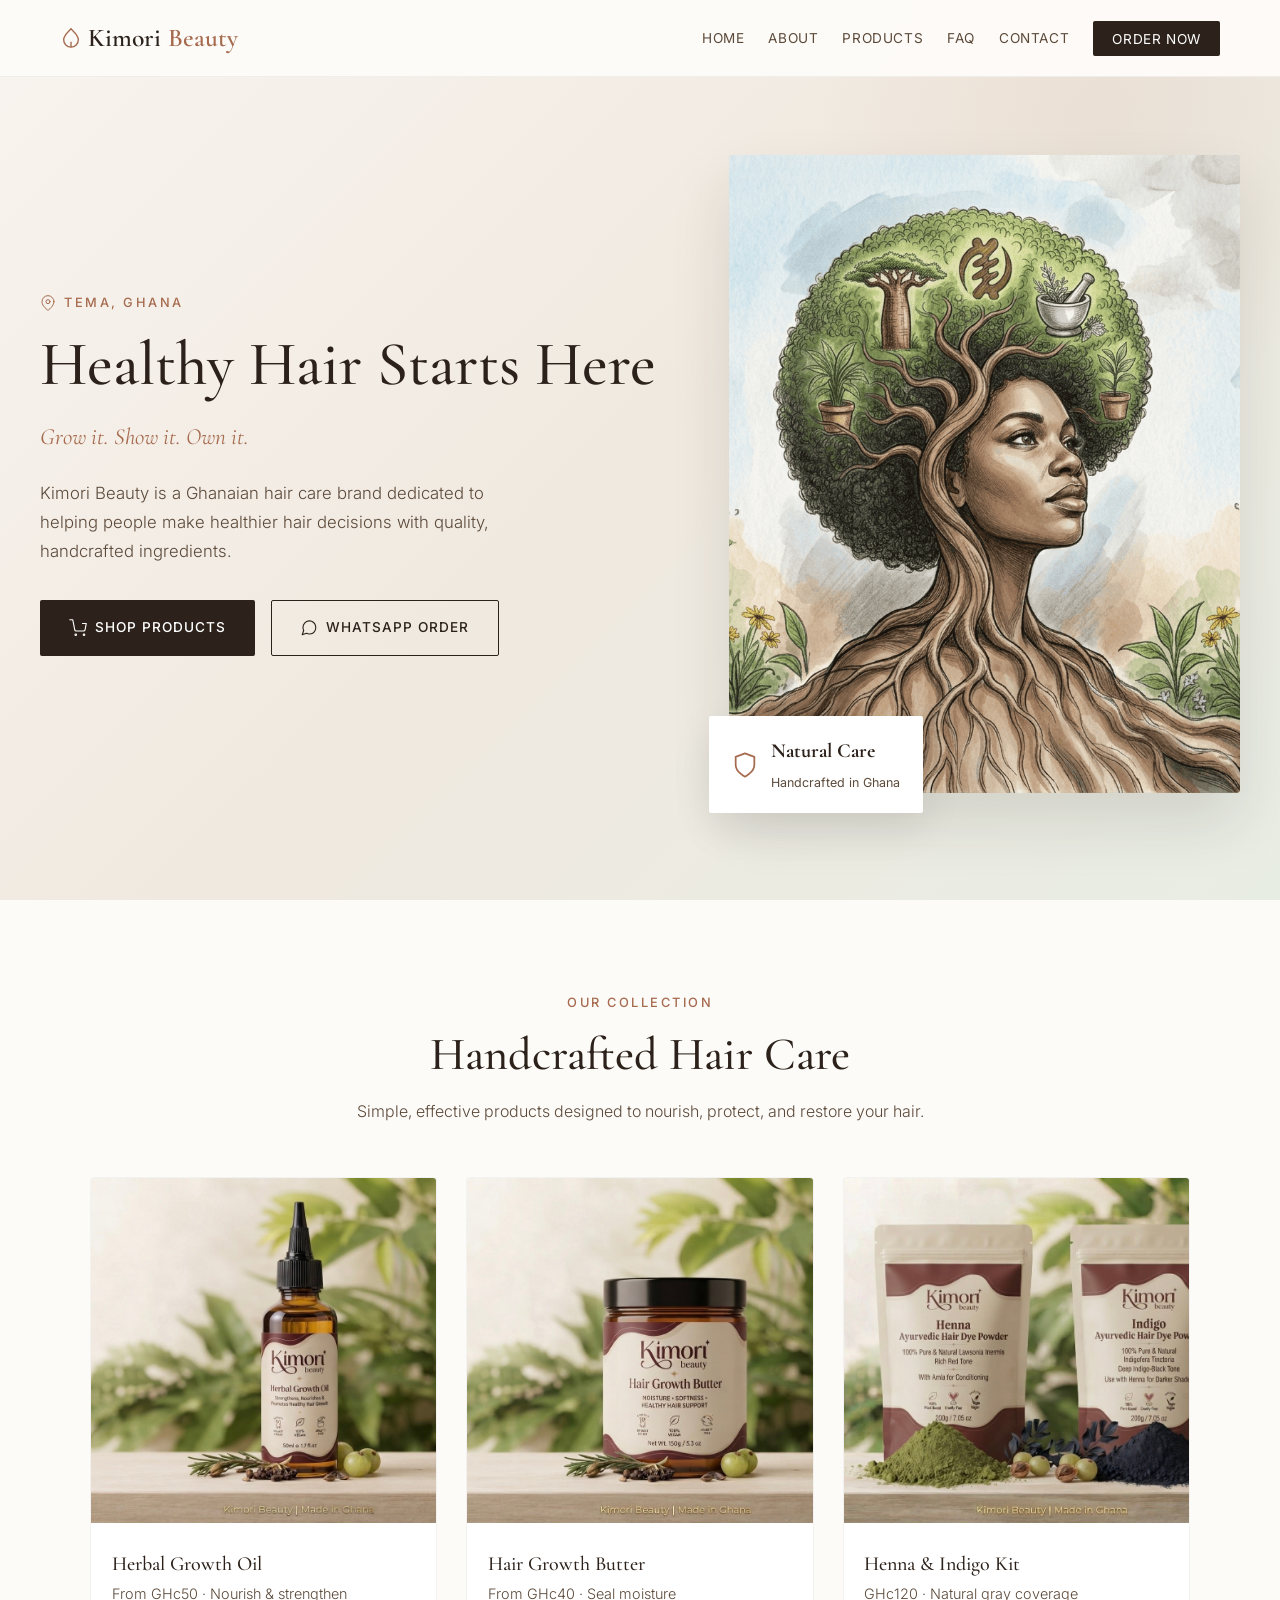
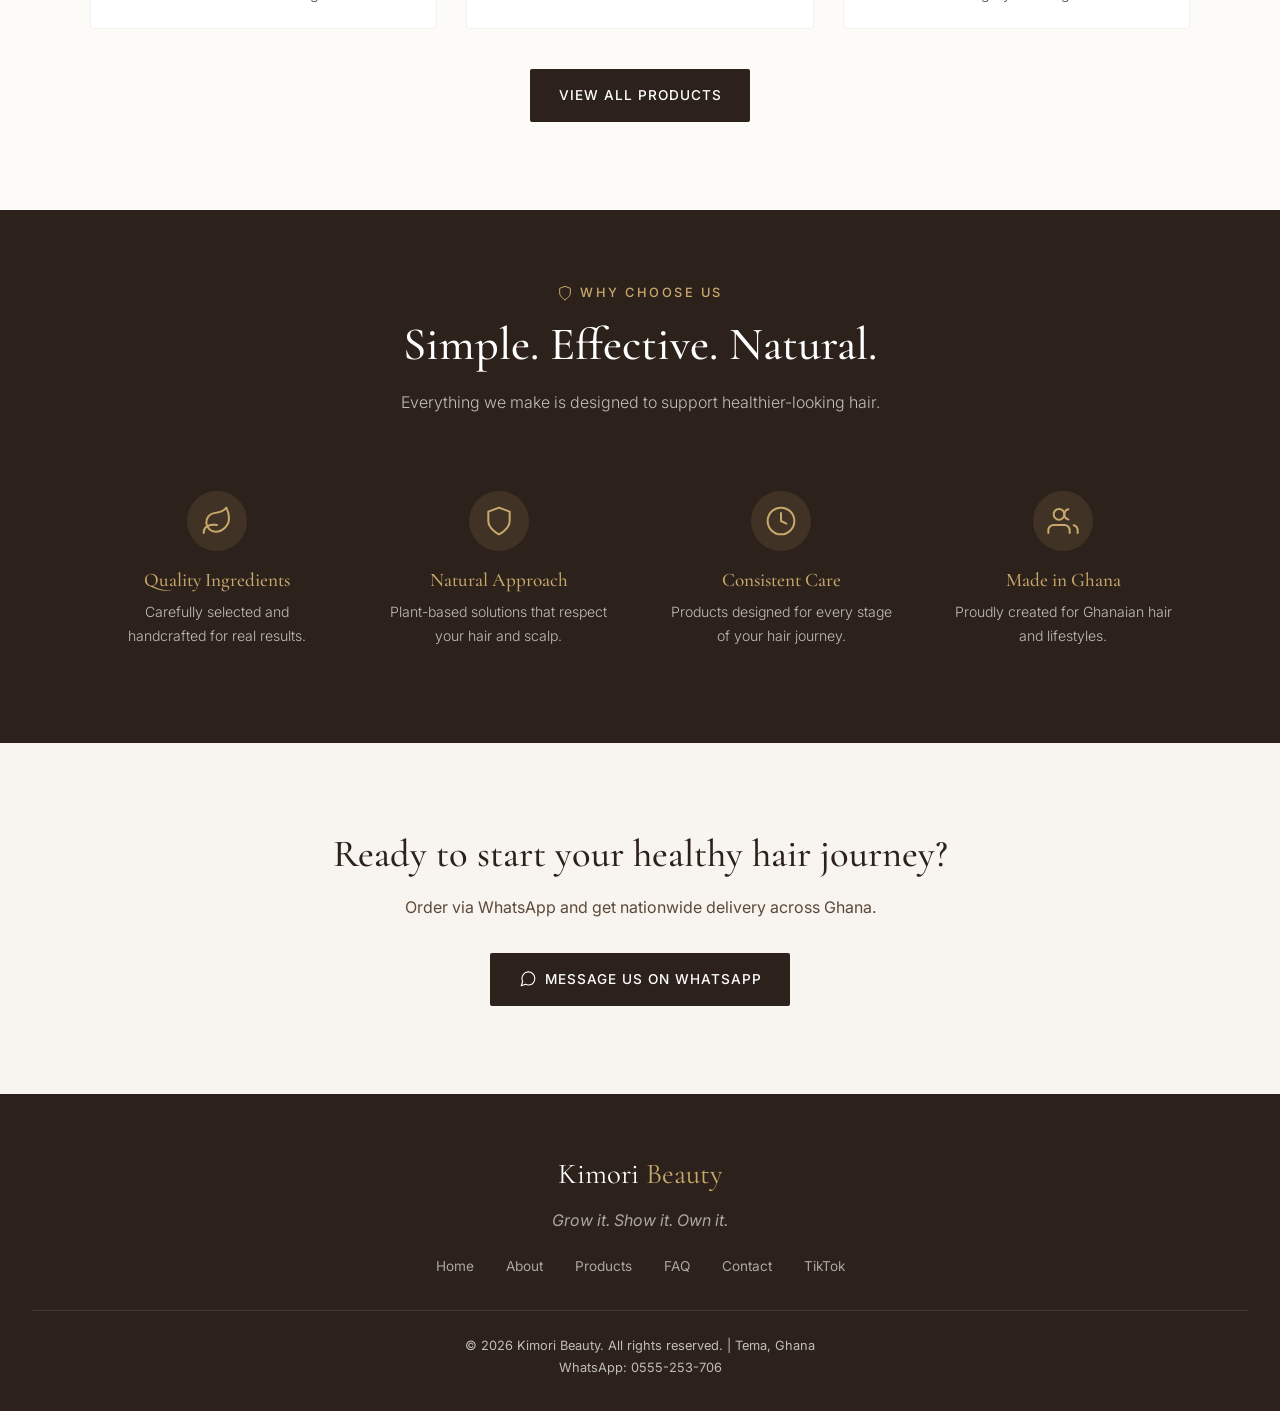
<file: index.html>
<!DOCTYPE html>
<html lang="en">
<head>
  <meta charset="UTF-8">
  <meta name="viewport" content="width=device-width, initial-scale=1.0">
  <title>Kimori Beauty | Natural Hair Care | Tema, Ghana</title>
  <meta name="description" content="Kimori Beauty – Ghanaian natural hair care. Herbal growth oil, hair butter, black soap shampoo, and Henna & Indigo gray coverage kit. Grow it. Show it. Own it.">
  <link rel="preconnect" href="https://fonts.googleapis.com">
  <link rel="preconnect" href="https://fonts.gstatic.com" crossorigin>
  <link href="https://fonts.googleapis.com/css2?family=Cormorant+Garamond:ital,wght@0,400;0,500;0,600;0,700;1,400&family=Inter:wght@300;400;500;600&display=swap" rel="stylesheet">
  <link rel="stylesheet" href="styles.css">
</head>
<body>

 <nav id="navbar">
  <div class="nav-container">
    <a href="index.html" class="logo">
      <svg width="22" height="22" viewBox="0 0 24 24" fill="none" stroke="#a66a4e" stroke-width="1.5"><path d="M12 2C8 6 4 9 4 14a8 8 0 0 0 16 0c0-5-4-8-8-12z"/><path d="M12 22v-6"/></svg>
      Kimori <span>Beauty</span>
    </a>

    <button type="button" class="mobile-toggle" id="mobileToggle" aria-label="Menu">
      <span></span>
      <span></span>
      <span></span>
    </button>

    <ul class="nav-links" id="navLinks">
      <li><a href="index.html">Home</a></li>
      <li><a href="about.html">About</a></li>
      <li><a href="products.html">Products</a></li>
      <li><a href="faq.html">FAQ</a></li>
      <li><a href="contact.html">Contact</a></li>
      <li><a href="contact.html" class="nav-cta">Order Now</a></li>
    </ul>
  </div>
</nav>

  <!-- Hero -->
  <section class="hero">
    <div class="hero-content">
      <div class="hero-text">
        <div class="eyebrow">
          <svg class="icon" style="width:16px;height:16px" viewBox="0 0 24 24"><path d="M21 10c0 7-9 13-9 13s-9-6-9-13a9 9 0 0 1 18 0z"/><circle cx="12" cy="10" r="3"/></svg>
          Tema, Ghana
        </div>
        <h1>Healthy Hair Starts Here</h1>
        <div class="tagline">Grow it. Show it. Own it.</div>
        <p>Kimori Beauty is a Ghanaian hair care brand dedicated to helping people make healthier hair decisions with quality, handcrafted ingredients.</p>
        <div class="hero-btns">
          <a href="products.html" class="btn btn-primary">
            <svg class="icon" style="width:18px;height:18px" viewBox="0 0 24 24"><circle cx="9" cy="21" r="1"/><circle cx="20" cy="21" r="1"/><path d="M1 1h4l2.68 13.39a2 2 0 0 0 2 1.61h9.72a2 2 0 0 0 2-1.61L23 6h-5"/></svg>
            Shop Products
          </a>
          <a href="https://wa.me/233555253706" class="btn btn-secondary" target="_blank">
            <svg class="icon" style="width:18px;height:18px" viewBox="0 0 24 24"><path d="M21 11.5a8.38 8.38 0 0 1-.9 3.8 8.5 8.5 0 0 1-7.6 4.7 8.38 8.38 0 0 1-3.8-.9L3 21l1.9-5.7a8.38 8.38 0 0 1-.9-3.8 8.5 8.5 0 0 1 17-1z"/></svg>
            WhatsApp Order
          </a>
        </div>
      </div>
      <div class="hero-image">
        <div class="hero-image-inner">
          <img src="IMG_3694.png" alt="Product line up">
        </div>
        <div class="hero-badge">
          <svg class="icon icon-lg" style="color:var(--terracotta)" viewBox="0 0 24 24"><path d="M12 22s8-4 8-10V5l-8-3-8 3v7c0 6 8 10 8 10z"/></svg>
          <div>
            <strong>Natural Care</strong>
            <span>Handcrafted in Ghana</span>
          </div>
        </div>
      </div>
    </div>
  </section>

  <!-- Featured Products Teaser -->
  <section>
    <div class="container">
      <div class="section-header">
        <div class="eyebrow">Our Collection</div>
        <h2>Handcrafted Hair Care</h2>
        <p>Simple, effective products designed to nourish, protect, and restore your hair.</p>
      </div>
      <div class="featured-grid">
        <a href="products.html" class="featured-card">
          <img src="Hair oil.JPG" alt="Herbal Growth Oil">
          <div class="info">
            <h3>Herbal Growth Oil</h3>
            <p>From GHc50 · Nourish & strengthen</p>
          </div>
        </a>
        <a href="products.html" class="featured-card">
          <img src="Shea .JPG" alt="Hair Growth Butter">
          <div class="info">
            <h3>Hair Growth Butter</h3>
            <p>From GHc40 · Seal moisture</p>
          </div>
        </a>
        <a href="products.html" class="featured-card">
          <img src="Henna and Indigo.JPG" alt="Henna & Indigo Kit">
          <div class="info">
            <h3>Henna & Indigo Kit</h3>
            <p>GHc120 · Natural gray coverage</p>
          </div>
        </a>
      </div>
      <div style="text-align:center;margin-top:2.5rem;">
        <a href="products.html" class="btn btn-primary">View All Products</a>
      </div>
    </div>
  </section>

  <!-- Why Kimori -->
  <section class="benefits-strip">
    <div class="container">
      <div class="section-header">
        <div class="eyebrow">
          <svg class="icon" style="width:16px;height:16px;color:var(--gold)" viewBox="0 0 24 24"><path d="M12 22s8-4 8-10V5l-8-3-8 3v7c0 6 8 10 8 10z"/></svg>
          Why Choose Us
        </div>
        <h2>Simple. Effective. Natural.</h2>
        <p>Everything we make is designed to support healthier-looking hair.</p>
      </div>
      <div class="benefits-grid">
        <div class="benefit-card">
          <div class="benefit-icon">
            <svg class="icon icon-xl" viewBox="0 0 24 24"><path d="M11 20A7 7 0 0 1 9.8 6.1C15.5 5 17 4.48 19 2c1 2 2 4.18 2 8 0 5.5-4.78 10-10 10z"/><path d="M2 21c0-3 1.85-5.36 5.08-6C9.5 14.52 12 15 12 15"/></svg>
            </div>
            <h3>Quality Ingredients</h3>
            <p>Carefully selected and handcrafted for real results.</p>
          </div>
        <div class="benefit-card">
          <div class="benefit-icon">
            <svg class="icon icon-xl" viewBox="0 0 24 24"><path d="M12 22s8-4 8-10V5l-8-3-8 3v7c0 6 8 10 8 10z"/></svg>
          </div>
          <h3>Natural Approach</h3>
          <p>Plant-based solutions that respect your hair and scalp.</p>
        </div>
        <div class="benefit-card">
          <div class="benefit-icon">
            <svg class="icon icon-xl" viewBox="0 0 24 24"><circle cx="12" cy="12" r="10"/><path d="M12 6v6l4 2"/></svg>
          </div>
          <h3>Consistent Care</h3>
          <p>Products designed for every stage of your hair journey.</p>
        </div>
        <div class="benefit-card">
          <div class="benefit-icon">
            <svg class="icon icon-xl" viewBox="0 0 24 24"><path d="M17 21v-2a4 4 0 0 0-4-4H5a4 4 0 0 0-4 4v2"/><circle cx="9" cy="7" r="4"/><path d="M23 21v-2a4 4 0 0 0-3-3.87"/><path d="M16 3.13a4 4 0 0 0 0 7.75"/></svg>
            </div>
            <h3>Made in Ghana</h3>
            <p>Proudly created for Ghanaian hair and lifestyles.</p>
          </div>
        </div>
      </div>
    </div>
  </section>

  <!-- CTA -->
  <section style="background:var(--cream);text-align:center;">
    <div class="container">
      <h2 style="font-size:2.4rem;color:var(--deep-brown);margin-bottom:1rem;">Ready to start your healthy hair journey?</h2>
      <p style="color:var(--soft-brown);margin-bottom:2rem;max-width:500px;margin-left:auto;margin-right:auto;">Order via WhatsApp and get nationwide delivery across Ghana.</p>
      <a href="https://wa.me/233555253706" class="btn btn-primary" target="_blank">
        <svg class="icon" style="width:18px;height:18px" viewBox="0 0 24 24"><path d="M21 11.5a8.38 8.38 0 0 1-.9 3.8 8.5 8.5 0 0 1-7.6 4.7 8.38 8.38 0 0 1-3.8-.9L3 21l1.9-5.7a8.38 8.38 0 0 1-.9-3.8 8.5 8.5 0 0 1 17-1z"/></svg>
        Message Us on WhatsApp
      </a>
    </div>
  </section>

  <footer>
    <div class="footer-logo">Kimori <span>Beauty</span></div>
    <p class="footer-tagline">Grow it. Show it. Own it.</p>
    <div class="footer-links">
      <a href="index.html">Home</a>
      <a href="about.html">About</a>
      <a href="products.html">Products</a>
      <a href="faq.html">FAQ</a>
      <a href="contact.html">Contact</a>
      <a href="https://www.tiktok.com/@kimori.beauty" target="_blank">TikTok</a>
    </div>
    <div class="footer-bottom">
      © 2026 Kimori Beauty. All rights reserved. | Tema, Ghana<br>
      WhatsApp: 0555-253-706
    </div>
  </footer>

  <script>
  const mobileToggle = document.getElementById('mobileToggle');
  const navLinks = document.getElementById('navLinks');

  if (mobileToggle && navLinks) {
    mobileToggle.addEventListener('click', function () {
      navLinks.classList.toggle('show');
    });
  }

  // Close menu when a link is tapped
  navLinks.querySelectorAll('a').forEach(function (link) {
    link.addEventListener('click', function () {
      navLinks.classList.remove('show');
    });
  });
</script>
</body>
</html>
</file>
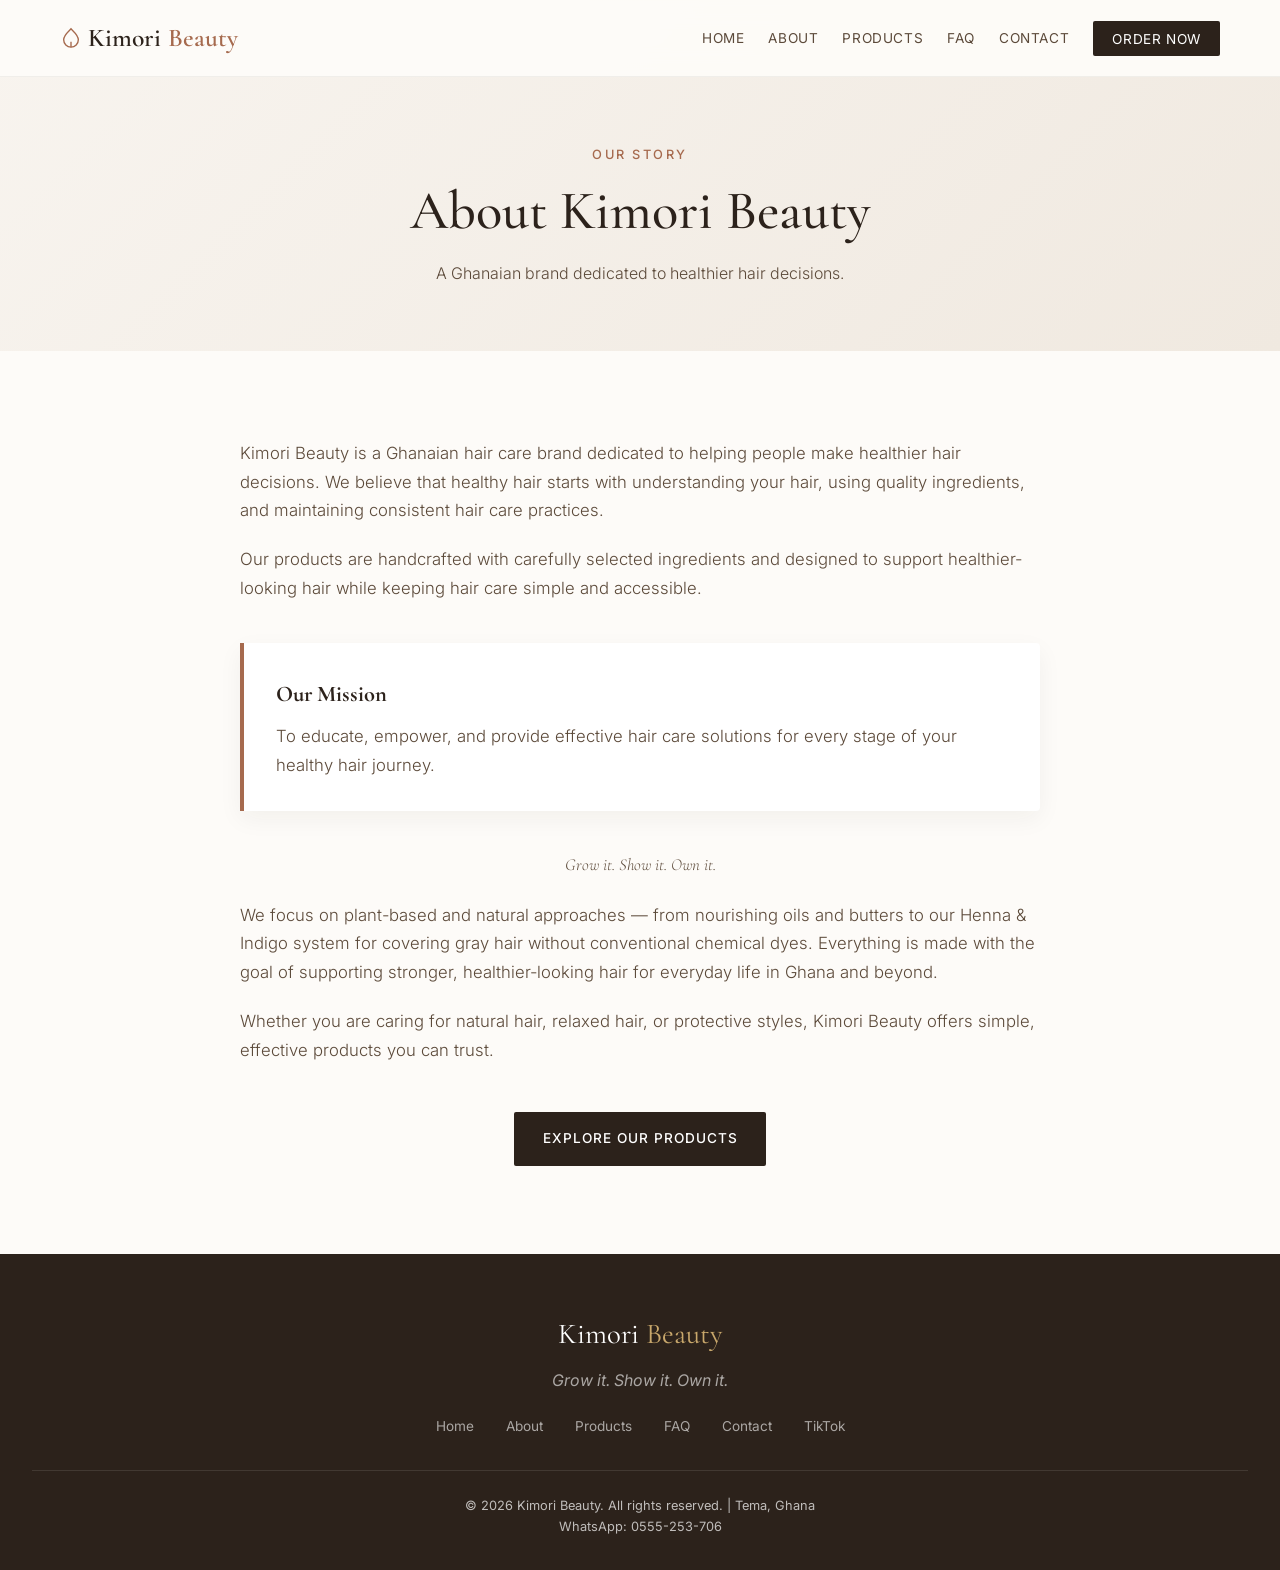
<file: about.html>
<!DOCTYPE html>
<html lang="en">
<head>
  <meta charset="UTF-8">
  <meta name="viewport" content="width=device-width, initial-scale=1.0">
  <title>About Us | Kimori Beauty</title>
  <meta name="description" content="Learn about Kimori Beauty – a Ghanaian hair care brand dedicated to healthier hair decisions with quality, handcrafted ingredients.">
  <link rel="preconnect" href="https://fonts.googleapis.com">
  <link rel="preconnect" href="https://fonts.gstatic.com" crossorigin>
  <link href="https://fonts.googleapis.com/css2?family=Cormorant+Garamond:ital,wght@0,400;0,500;0,600;0,700;1,400&family=Inter:wght@300;400;500;600&display=swap" rel="stylesheet">
  <link rel="stylesheet" href="styles.css">
</head>
<body>

  <nav id="navbar">
  <div class="nav-container">
    <a href="index.html" class="logo">
      <svg width="22" height="22" viewBox="0 0 24 24" fill="none" stroke="#a66a4e" stroke-width="1.5"><path d="M12 2C8 6 4 9 4 14a8 8 0 0 0 16 0c0-5-4-8-8-12z"/><path d="M12 22v-6"/></svg>
      Kimori <span>Beauty</span>
    </a>

    <button type="button" class="mobile-toggle" id="mobileToggle" aria-label="Menu">
      <span></span>
      <span></span>
      <span></span>
    </button>

    <ul class="nav-links" id="navLinks">
      <li><a href="index.html">Home</a></li>
      <li><a href="about.html">About</a></li>
      <li><a href="products.html">Products</a></li>
      <li><a href="faq.html">FAQ</a></li>
      <li><a href="contact.html">Contact</a></li>
      <li><a href="contact.html" class="nav-cta">Order Now</a></li>
    </ul>
  </div>
</nav>

  <section class="page-hero">
    <div class="eyebrow">Our Story</div>
    <h1>About Kimori Beauty</h1>
    <p>A Ghanaian brand dedicated to healthier hair decisions.</p>
  </section>

  <section>
    <div class="container">
      <div class="about-content">
        <p>Kimori Beauty is a Ghanaian hair care brand dedicated to helping people make healthier hair decisions. We believe that healthy hair starts with understanding your hair, using quality ingredients, and maintaining consistent hair care practices.</p>
        
        <p>Our products are handcrafted with carefully selected ingredients and designed to support healthier-looking hair while keeping hair care simple and accessible.</p>

        <div class="mission-box">
          <strong>Our Mission</strong>
          <p>To educate, empower, and provide effective hair care solutions for every stage of your healthy hair journey.</p>
        </div>

        <p class="tagline-large">Grow it. Show it. Own it.</p>

        <p>We focus on plant-based and natural approaches — from nourishing oils and butters to our Henna & Indigo system for covering gray hair without conventional chemical dyes. Everything is made with the goal of supporting stronger, healthier-looking hair for everyday life in Ghana and beyond.</p>

        <p>Whether you are caring for natural hair, relaxed hair, or protective styles, Kimori Beauty offers simple, effective products you can trust.</p>

        <div style="text-align:center;margin-top:3rem;">
          <a href="products.html" class="btn btn-primary">Explore Our Products</a>
        </div>
      </div>
    </div>
  </section>

  <footer>
    <div class="footer-logo">Kimori <span>Beauty</span></div>
    <p class="footer-tagline">Grow it. Show it. Own it.</p>
    <div class="footer-links">
      <a href="index.html">Home</a>
      <a href="about.html">About</a>
      <a href="products.html">Products</a>
      <a href="faq.html">FAQ</a>
      <a href="contact.html">Contact</a>
      <a href="https://www.tiktok.com/@kimori.beauty" target="_blank">TikTok</a>
    </div>
    <div class="footer-bottom">
      © 2026 Kimori Beauty. All rights reserved. | Tema, Ghana<br>
      WhatsApp: 0555-253-706
    </div>
  </footer>

  <script>
  const mobileToggle = document.getElementById('mobileToggle');
  const navLinks = document.getElementById('navLinks');

  if (mobileToggle && navLinks) {
    mobileToggle.addEventListener('click', function () {
      navLinks.classList.toggle('show');
    });
  }

  // Close menu when a link is tapped
  navLinks.querySelectorAll('a').forEach(function (link) {
    link.addEventListener('click', function () {
      navLinks.classList.remove('show');
    });
  });
</script>
</body>
</html>
</file>
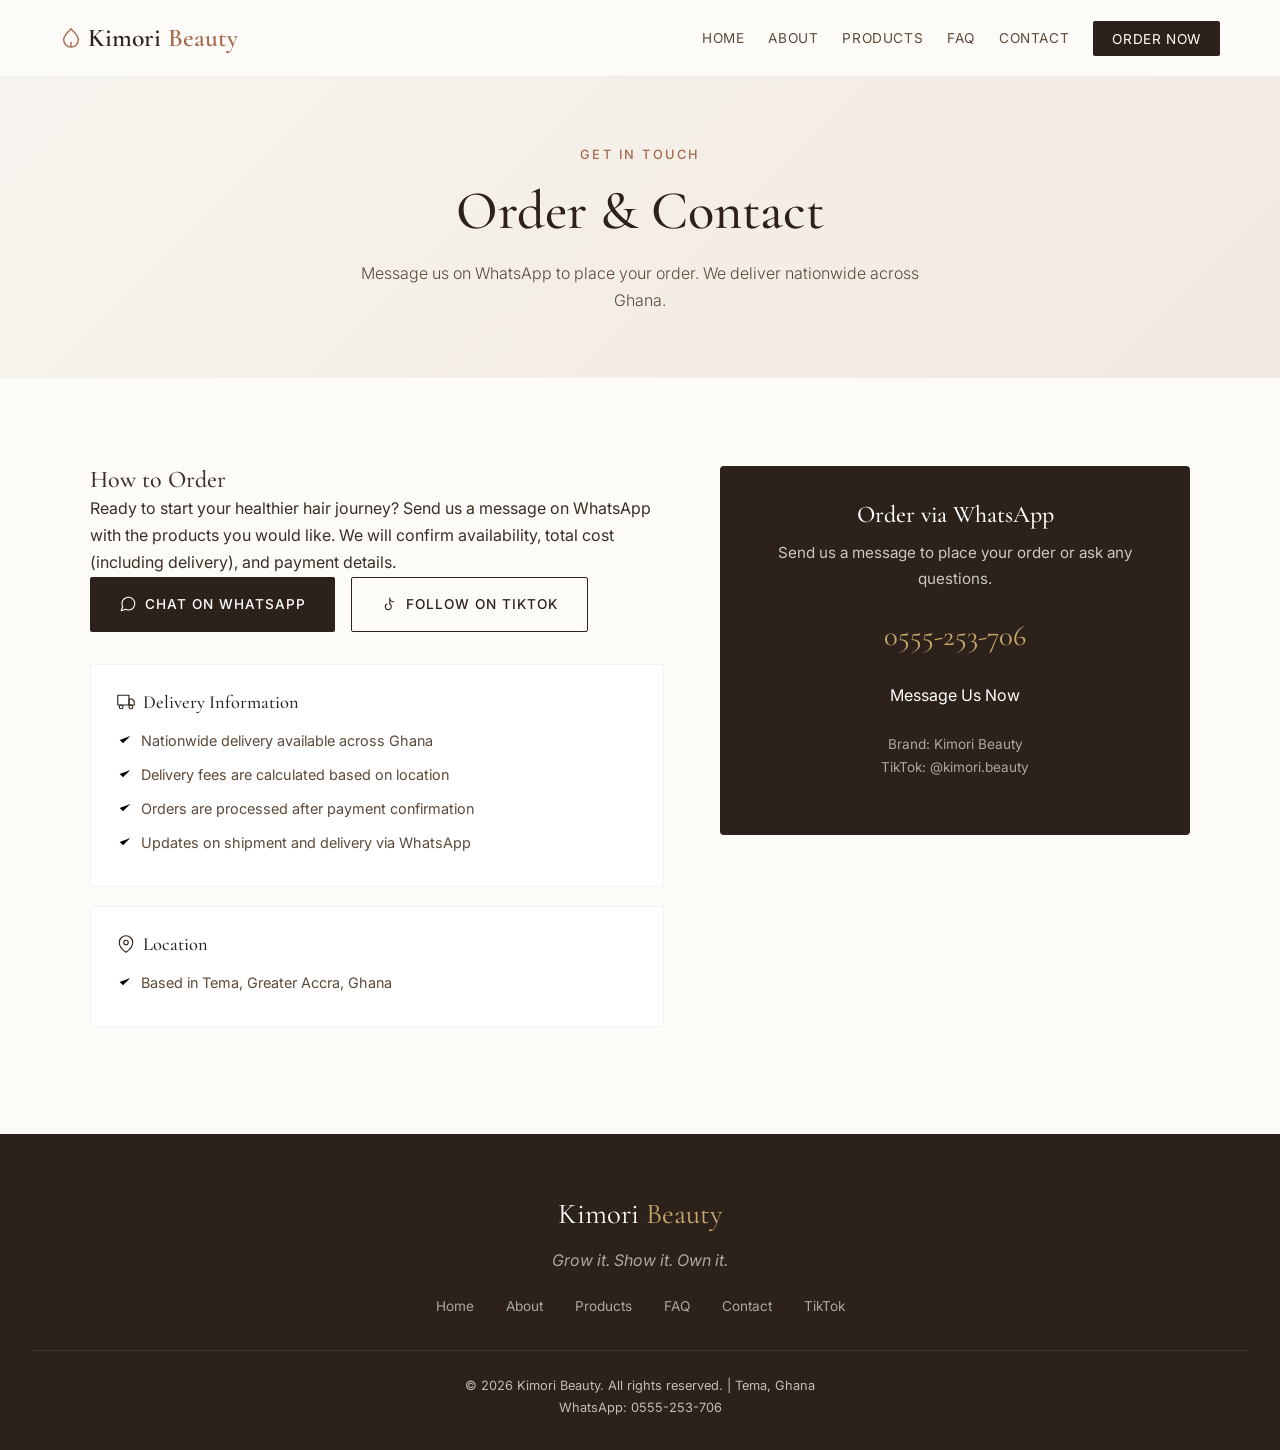
<file: contact.html>
<!DOCTYPE html>
<html lang="en">
<head>
  <meta charset="UTF-8">
  <meta name="viewport" content="width=device-width, initial-scale=1.0">
  <title>Contact & Order | Kimori Beauty</title>
  <meta name="description" content="Order Kimori Beauty products via WhatsApp. Nationwide delivery across Ghana. Contact us at 0355-253-706.">
  <link rel="preconnect" href="https://fonts.googleapis.com">
  <link rel="preconnect" href="https://fonts.gstatic.com" crossorigin>
  <link href="https://fonts.googleapis.com/css2?family=Cormorant+Garamond:ital,wght@0,400;0,500;0,600;0,700;1,400&family=Inter:wght@300;400;500;600&display=swap" rel="stylesheet">
  <link rel="stylesheet" href="styles.css">
</head>
<body>

  <nav id="navbar">
  <div class="nav-container">
    <a href="index.html" class="logo">
      <svg width="22" height="22" viewBox="0 0 24 24" fill="none" stroke="#a66a4e" stroke-width="1.5"><path d="M12 2C8 6 4 9 4 14a8 8 0 0 0 16 0c0-5-4-8-8-12z"/><path d="M12 22v-6"/></svg>
      Kimori <span>Beauty</span>
    </a>

    <button type="button" class="mobile-toggle" id="mobileToggle" aria-label="Menu">
      <span></span>
      <span></span>
      <span></span>
    </button>

    <ul class="nav-links" id="navLinks">
      <li><a href="index.html">Home</a></li>
      <li><a href="about.html">About</a></li>
      <li><a href="products.html">Products</a></li>
      <li><a href="faq.html">FAQ</a></li>
      <li><a href="contact.html">Contact</a></li>
      <li><a href="contact.html" class="nav-cta">Order Now</a></li>
    </ul>
  </div>
</nav>

  <section class="page-hero">
    <div class="eyebrow">Get in Touch</div>
    <h1>Order & Contact</h1>
    <p>Message us on WhatsApp to place your order. We deliver nationwide across Ghana.</p>
  </section>

  <section>
    <div class="container">
      <div class="contact-grid">
        <div>
          <h2>How to Order</h2>
          <p>Ready to start your healthier hair journey? Send us a message on WhatsApp with the products you would like. We will confirm availability, total cost (including delivery), and payment details.</p>
          
          <div class="contact-btns">
            <a href="https://wa.me/233555253706" class="btn btn-primary" target="_blank">
              <svg class="icon" style="width:18px;height:18px" viewBox="0 0 24 24"><path d="M21 11.5a8.38 8.38 0 0 1-.9 3.8 8.5 8.5 0 0 1-7.6 4.7 8.38 8.38 0 0 1-3.8-.9L3 21l1.9-5.7a8.38 8.38 0 0 1-.9-3.8 8.5 8.5 0 0 1 4.7-7.6 8.38 8.38 0 0 1 3.8-.9h.5a8.48 8.48 0 0 1 8 8v.5z"/></svg>
              Chat on WhatsApp
            </a>
            <a href="https://www.tiktok.com/@kimori.beauty" class="btn btn-secondary" target="_blank">
              <svg class="icon" style="width:18px;height:18px" viewBox="0 0 24 24"><path d="M9 12a4 4 0 1 0 4 0V4a5 5 0 0 0 5 5"/></svg>
              Follow on TikTok
            </a>
          </div>

          <div class="info-box">
            <h4>
              <svg class="icon" style="width:18px;height:18px" viewBox="0 0 24 24"><rect x="1" y="3" width="15" height="13"/><polygon points="16 8 20 8 23 11 23 16 16 16 16 8"/><circle cx="5.5" cy="18.5" r="2.5"/><circle cx="18.5" cy="18.5" r="2.5"/></svg>
              Delivery Information
            </h4>
            <ul>
              <li><svg viewBox="0 0 24 24"><polyline points="20 6 9 17 4 12"/></svg> Nationwide delivery available across Ghana</li>
              <li><svg viewBox="0 0 24 24"><polyline points="20 6 9 17 4 12"/></svg> Delivery fees are calculated based on location</li>
              <li><svg viewBox="0 0 24 24"><polyline points="20 6 9 17 4 12"/></svg> Orders are processed after payment confirmation</li>
              <li><svg viewBox="0 0 24 24"><polyline points="20 6 9 17 4 12"/></svg> Updates on shipment and delivery via WhatsApp</li>
            </ul>
          </div>

          <div class="info-box">
            <h4>
              <svg class="icon" style="width:18px;height:18px" viewBox="0 0 24 24"><path d="M21 10c0 7-9 13-9 13s-9-6-9-13a9 9 0 0 1 18 0z"/><circle cx="12" cy="10" r="3"/></svg>
              Location
            </h4>
            <ul>
              <li><svg viewBox="0 0 24 24"><polyline points="20 6 9 17 4 12"/></svg> Based in Tema, Greater Accra, Ghana</li>
            </ul>
          </div>
        </div>

        <div class="whatsapp-box">
          <h3>Order via WhatsApp</h3>
          <p>Send us a message to place your order or ask any questions.</p>
          <a href="https://wa.me/233555253706" class="phone" style="color:#c9a86c !important; -webkit-text-fill-color:#c9a86c !important; text-decoration:none !important;">0555-253-706</a>
          
            Message Us Now
          </a>
          <p style="margin-top:1.5rem;font-size:0.85rem;color:rgba(255,255,255,0.6);">
            Brand: Kimori Beauty<br>
            TikTok: @kimori.beauty
          </p>
        </div>
      </div>
    </div>
  </section>

  <footer>
    <div class="footer-logo">Kimori <span>Beauty</span></div>
    <p class="footer-tagline">Grow it. Show it. Own it.</p>
    <div class="footer-links">
      <a href="index.html">Home</a>
      <a href="about.html">About</a>
      <a href="products.html">Products</a>
      <a href="faq.html">FAQ</a>
      <a href="contact.html">Contact</a>
      <a href="https://www.tiktok.com/@kimori.beauty" target="_blank">TikTok</a>
    </div>
    <div class="footer-bottom">
      © 2026 Kimori Beauty. All rights reserved. | Tema, Ghana<br>
      WhatsApp: 0555-253-706
    </div>
  </footer>

  <script>
  const mobileToggle = document.getElementById('mobileToggle');
  const navLinks = document.getElementById('navLinks');

  if (mobileToggle && navLinks) {
    mobileToggle.addEventListener('click', function () {
      navLinks.classList.toggle('show');
    });
  }

  // Close menu when a link is tapped
  navLinks.querySelectorAll('a').forEach(function (link) {
    link.addEventListener('click', function () {
      navLinks.classList.remove('show');
    });
  });
</script>
</body>
</html>
</file>
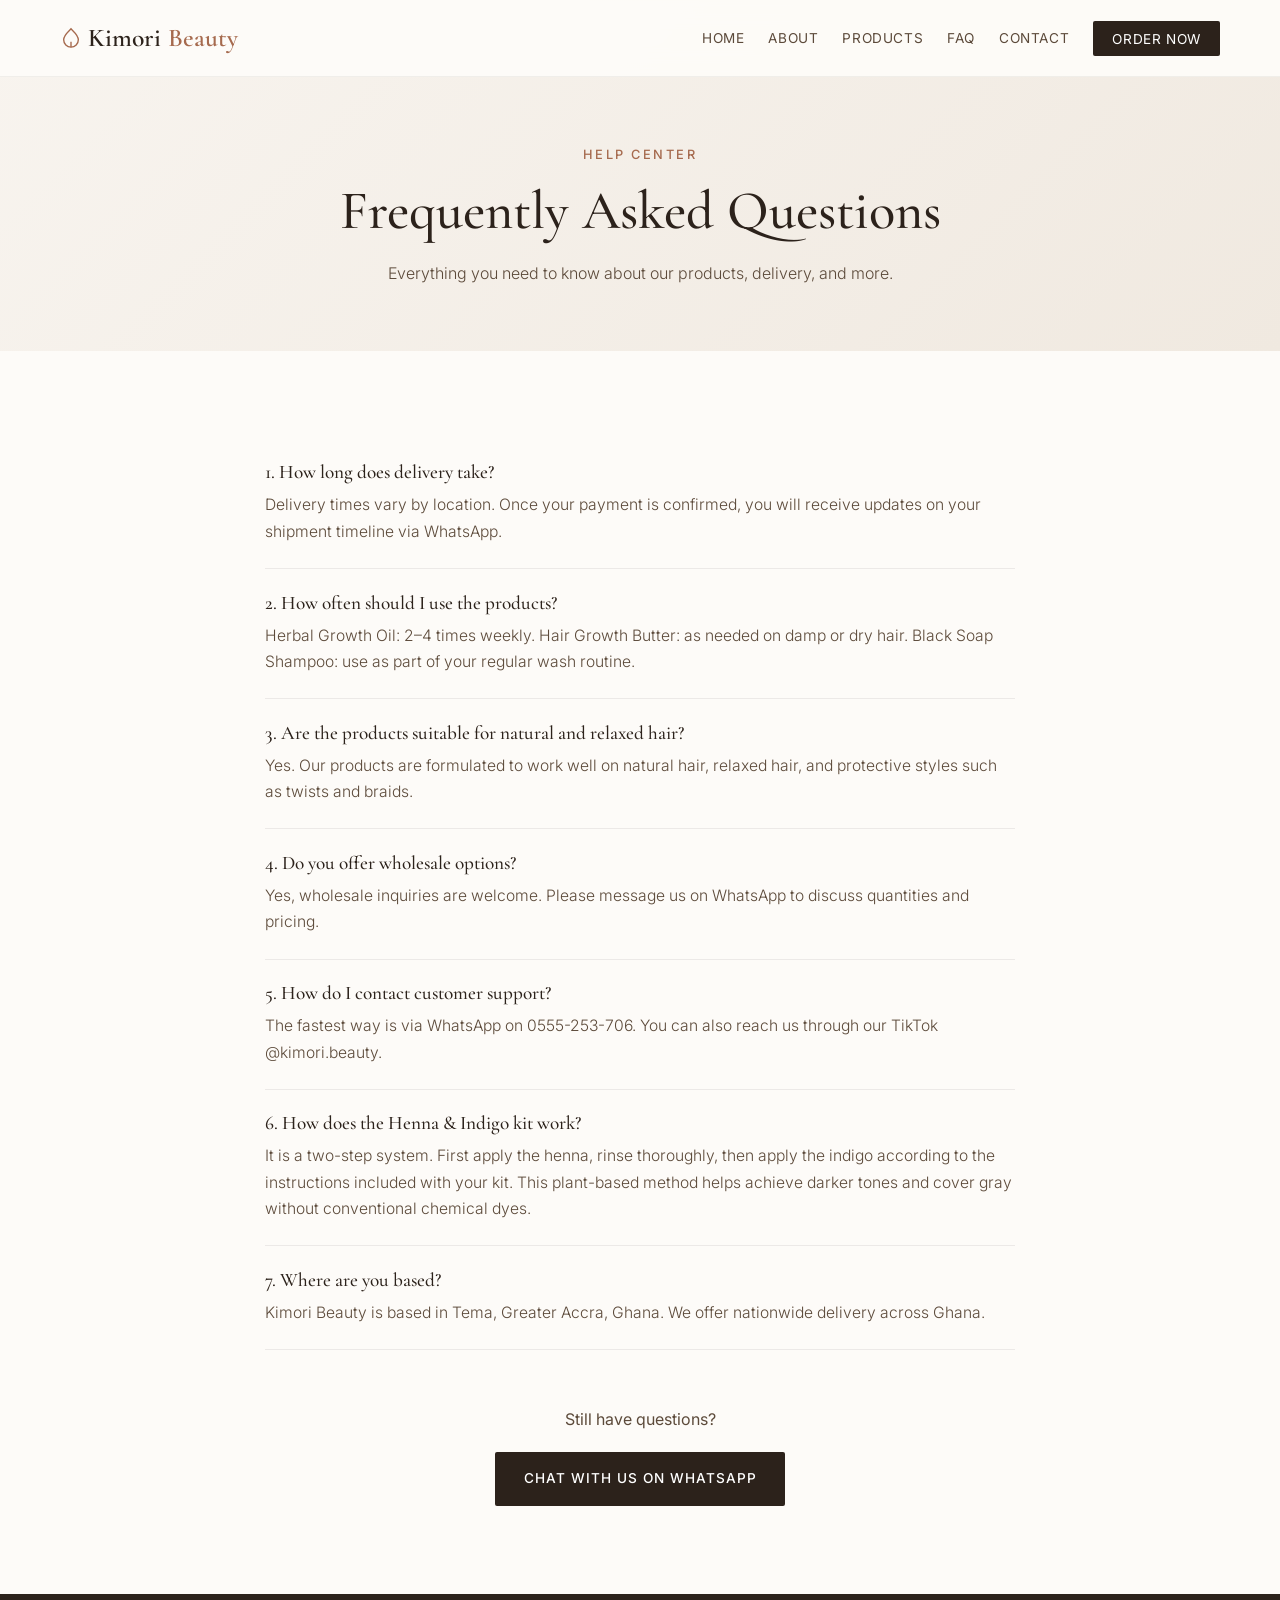
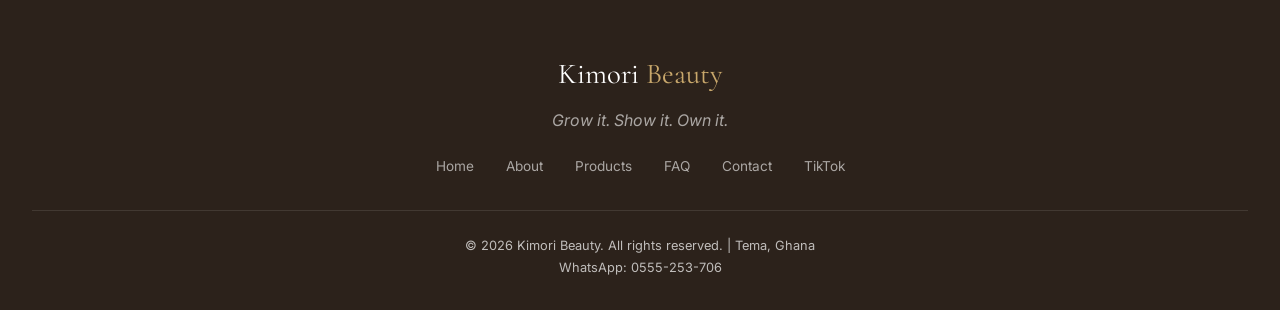
<file: faq.html>
<!DOCTYPE html>
<html lang="en">
<head>
  <meta charset="UTF-8">
  <meta name="viewport" content="width=device-width, initial-scale=1.0">
  <title>FAQ | Kimori Beauty</title>
  <meta name="description" content="Frequently asked questions about Kimori Beauty products, delivery, usage, and wholesale options.">
  <link rel="preconnect" href="https://fonts.googleapis.com">
  <link rel="preconnect" href="https://fonts.gstatic.com" crossorigin>
  <link href="https://fonts.googleapis.com/css2?family=Cormorant+Garamond:ital,wght@0,400;0,500;0,600;0,700;1,400&family=Inter:wght@300;400;500;600&display=swap" rel="stylesheet">
  <link rel="stylesheet" href="styles.css">
</head>
<body>

  <nav id="navbar">
  <div class="nav-container">
    <a href="index.html" class="logo">
      <svg width="22" height="22" viewBox="0 0 24 24" fill="none" stroke="#a66a4e" stroke-width="1.5"><path d="M12 2C8 6 4 9 4 14a8 8 0 0 0 16 0c0-5-4-8-8-12z"/><path d="M12 22v-6"/></svg>
      Kimori <span>Beauty</span>
    </a>

    <button type="button" class="mobile-toggle" id="mobileToggle" aria-label="Menu">
      <span></span>
      <span></span>
      <span></span>
    </button>

    <ul class="nav-links" id="navLinks">
      <li><a href="index.html">Home</a></li>
      <li><a href="about.html">About</a></li>
      <li><a href="products.html">Products</a></li>
      <li><a href="faq.html">FAQ</a></li>
      <li><a href="contact.html">Contact</a></li>
      <li><a href="contact.html" class="nav-cta">Order Now</a></li>
    </ul>
  </div>
</nav>

  <section class="page-hero">
    <div class="eyebrow">Help Center</div>
    <h1>Frequently Asked Questions</h1>
    <p>Everything you need to know about our products, delivery, and more.</p>
  </section>

  <section>
    <div class="container">
      <div class="faq-list">
        <div class="faq-item">
          <h4>1. How long does delivery take?</h4>
          <p>Delivery times vary by location. Once your payment is confirmed, you will receive updates on your shipment timeline via WhatsApp.</p>
        </div>
        <div class="faq-item">
          <h4>2. How often should I use the products?</h4>
          <p>Herbal Growth Oil: 2–4 times weekly. Hair Growth Butter: as needed on damp or dry hair. Black Soap Shampoo: use as part of your regular wash routine.</p>
        </div>
        <div class="faq-item">
          <h4>3. Are the products suitable for natural and relaxed hair?</h4>
          <p>Yes. Our products are formulated to work well on natural hair, relaxed hair, and protective styles such as twists and braids.</p>
        </div>
        <div class="faq-item">
          <h4>4. Do you offer wholesale options?</h4>
          <p>Yes, wholesale inquiries are welcome. Please message us on WhatsApp to discuss quantities and pricing.</p>
        </div>
        <div class="faq-item">
          <h4>5. How do I contact customer support?</h4>
          <p>The fastest way is via WhatsApp on 0555-253-706. You can also reach us through our TikTok @kimori.beauty.</p>
        </div>
        <div class="faq-item">
          <h4>6. How does the Henna & Indigo kit work?</h4>
          <p>It is a two-step system. First apply the henna, rinse thoroughly, then apply the indigo according to the instructions included with your kit. This plant-based method helps achieve darker tones and cover gray without conventional chemical dyes.</p>
        </div>
        <div class="faq-item">
          <h4>7. Where are you based?</h4>
          <p>Kimori Beauty is based in Tema, Greater Accra, Ghana. We offer nationwide delivery across Ghana.</p>
        </div>
      </div>

      <div style="text-align:center;margin-top:3.5rem;">
        <p style="color:var(--soft-brown);margin-bottom:1.2rem;">Still have questions?</p>
        <a href="https://wa.me/233555253706" class="btn btn-primary" target="_blank">
          Chat with us on WhatsApp
        </a>
      </div>
    </div>
  </section>

  <footer>
    <div class="footer-logo">Kimori <span>Beauty</span></div>
    <p class="footer-tagline">Grow it. Show it. Own it.</p>
    <div class="footer-links">
      <a href="index.html">Home</a>
      <a href="about.html">About</a>
      <a href="products.html">Products</a>
      <a href="faq.html">FAQ</a>
      <a href="contact.html">Contact</a>
      <a href="https://www.tiktok.com/@kimori.beauty" target="_blank">TikTok</a>
    </div>
    <div class="footer-bottom">
      © 2026 Kimori Beauty. All rights reserved. | Tema, Ghana<br>
      WhatsApp: 0555-253-706
    </div>
  </footer>

  <script>
  const mobileToggle = document.getElementById('mobileToggle');
  const navLinks = document.getElementById('navLinks');

  if (mobileToggle && navLinks) {
    mobileToggle.addEventListener('click', function () {
      navLinks.classList.toggle('show');
    });
  }

  // Close menu when a link is tapped
  navLinks.querySelectorAll('a').forEach(function (link) {
    link.addEventListener('click', function () {
      navLinks.classList.remove('show');
    });
  });
</script>
</body>
</html>
</file>
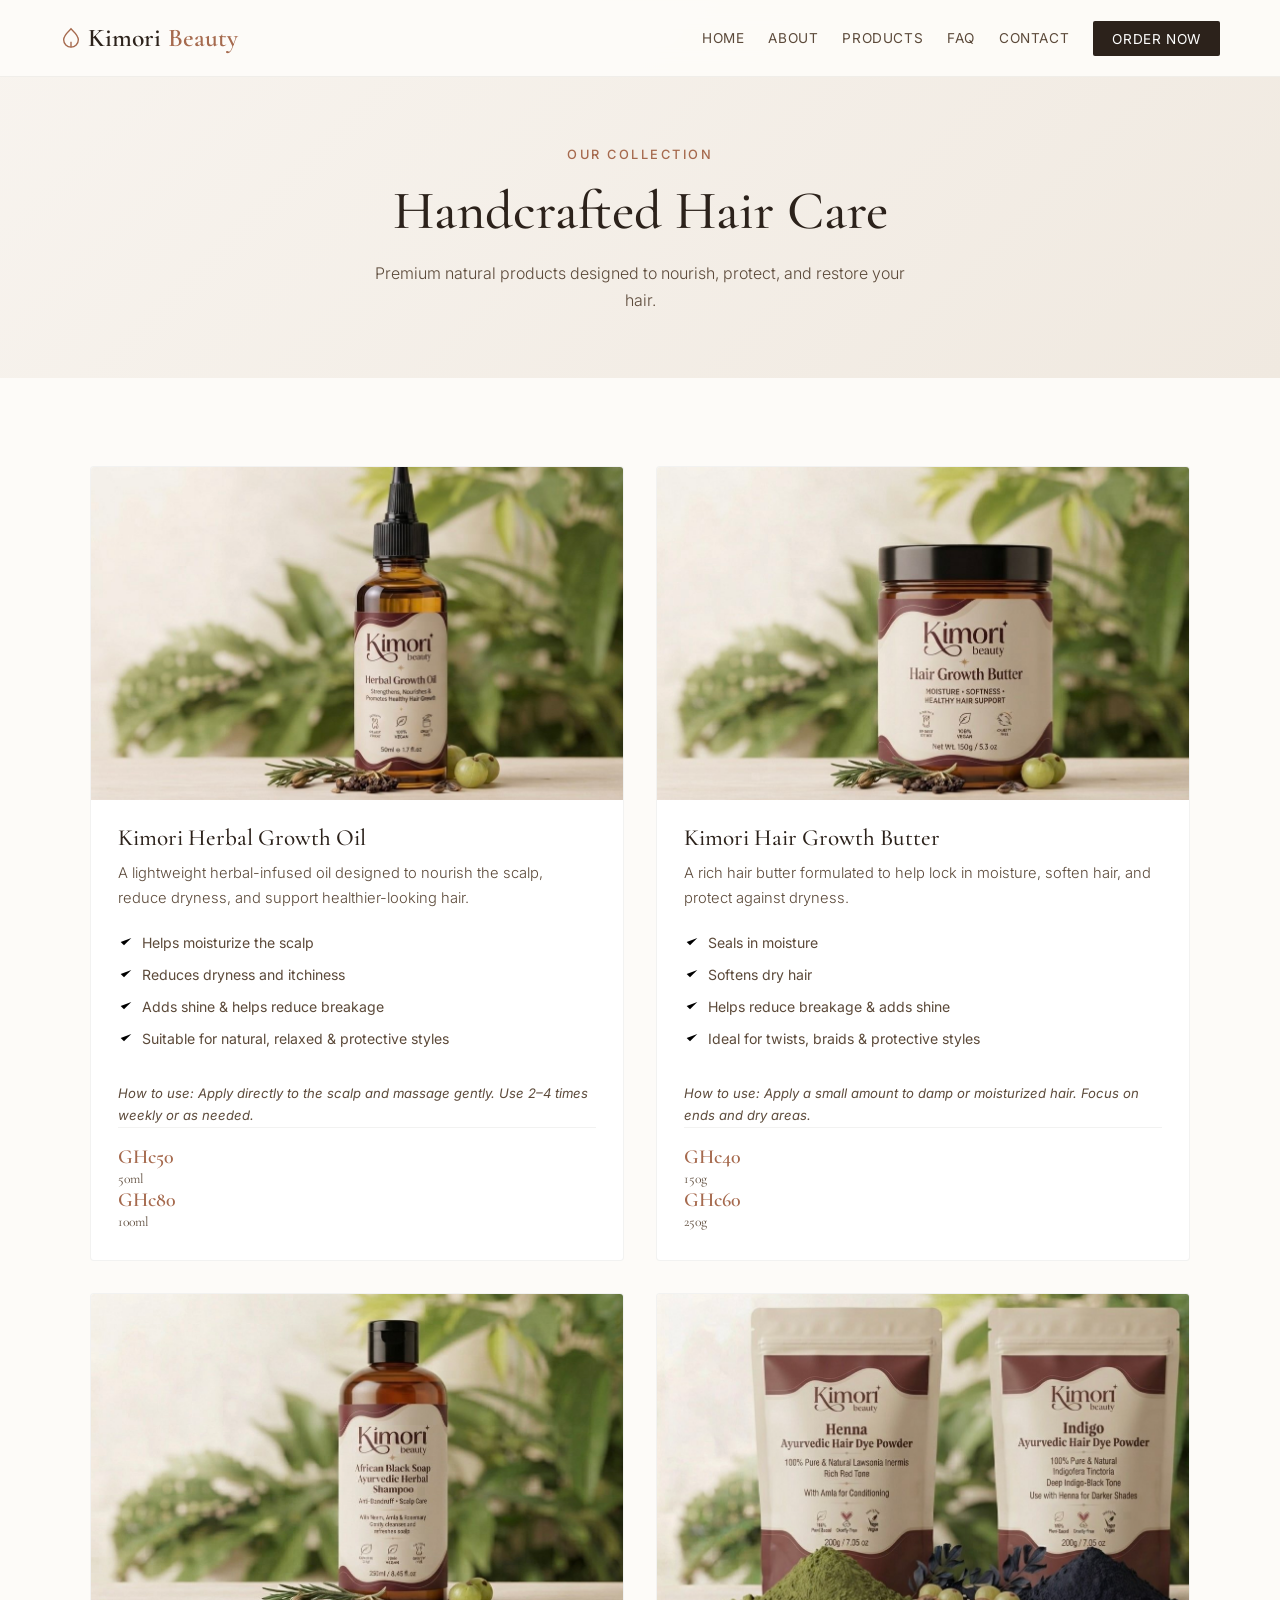
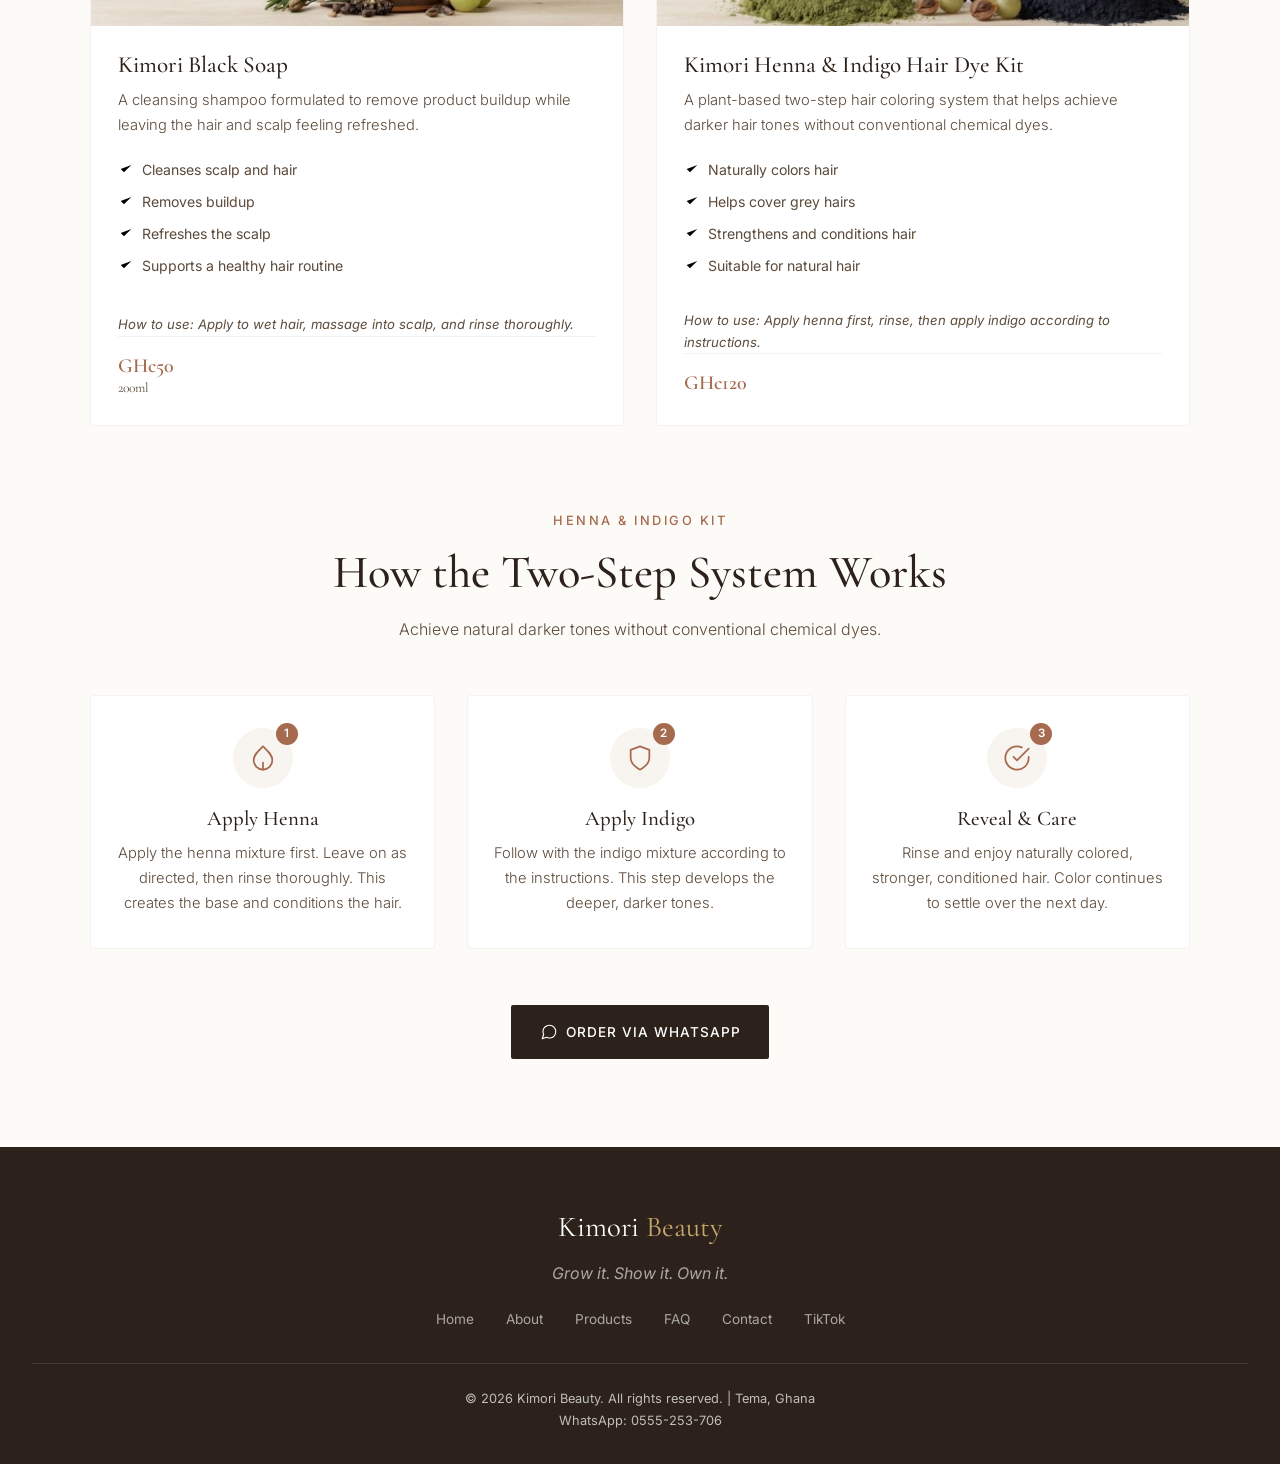
<file: products.html>
<!DOCTYPE html>
<html lang="en">
<head>
  <meta charset="UTF-8">
  <meta name="viewport" content="width=device-width, initial-scale=1.0">
  <title>Products | Kimori Beauty</title>
  <meta name="description" content="Shop Kimori Beauty products: Herbal Growth Oil, Hair Growth Butter, Black Soap Shampoo, and Henna & Indigo Hair Dye Kit. Natural hair care from Tema, Ghana.">
  <link rel="preconnect" href="https://fonts.googleapis.com">
  <link rel="preconnect" href="https://fonts.gstatic.com" crossorigin>
  <link href="https://fonts.googleapis.com/css2?family=Cormorant+Garamond:ital,wght@0,400;0,500;0,600;0,700;1,400&family=Inter:wght@300;400;500;600&display=swap" rel="stylesheet">
  <link rel="stylesheet" href="styles.css">
</head>
<body>

  <nav id="navbar">
  <div class="nav-container">
    <a href="index.html" class="logo">
      <svg width="22" height="22" viewBox="0 0 24 24" fill="none" stroke="#a66a4e" stroke-width="1.5"><path d="M12 2C8 6 4 9 4 14a8 8 0 0 0 16 0c0-5-4-8-8-12z"/><path d="M12 22v-6"/></svg>
      Kimori <span>Beauty</span>
    </a>

    <button type="button" class="mobile-toggle" id="mobileToggle" aria-label="Menu">
      <span></span>
      <span></span>
      <span></span>
    </button>

    <ul class="nav-links" id="navLinks">
      <li><a href="index.html">Home</a></li>
      <li><a href="about.html">About</a></li>
      <li><a href="products.html">Products</a></li>
      <li><a href="faq.html">FAQ</a></li>
      <li><a href="contact.html">Contact</a></li>
      <li><a href="contact.html" class="nav-cta">Order Now</a></li>
    </ul>
  </div>
</nav>

  <section class="page-hero">
    <div class="eyebrow">Our Collection</div>
    <h1>Handcrafted Hair Care</h1>
    <p>Premium natural products designed to nourish, protect, and restore your hair.</p>
  </section>

  <section>
    <div class="container">
      <div class="products-grid">

        <!-- Herbal Growth Oil -->
        <div class="product-card">
          <div class="product-image">
            <img src="Hair oil.JPG" alt="Kimori Herbal Growth Oil">
          </div>
          <div class="product-info">
            <h3>Kimori Herbal Growth Oil</h3>
            <p class="desc">A lightweight herbal-infused oil designed to nourish the scalp, reduce dryness, and support healthier-looking hair.</p>
            <ul class="benefits">
              <li><svg viewBox="0 0 24 24"><polyline points="20 6 9 17 4 12"/></svg> Helps moisturize the scalp</li>
              <li><svg viewBox="0 0 24 24"><polyline points="20 6 9 17 4 12"/></svg> Reduces dryness and itchiness</li>
              <li><svg viewBox="0 0 24 24"><polyline points="20 6 9 17 4 12"/></svg> Adds shine & helps reduce breakage</li>
              <li><svg viewBox="0 0 24 24"><polyline points="20 6 9 17 4 12"/></svg> Suitable for natural, relaxed & protective styles</li>
            </ul>
            <p class="how-to">How to use: Apply directly to the scalp and massage gently. Use 2–4 times weekly or as needed.</p>
            <div class="product-meta">
              <div class="product-price">
                GHc50 <small>50ml</small>
                GHc80 <small>100ml</small>
              </div>
            </div>
          </div>
        </div>

        <!-- Hair Growth Butter -->
        <div class="product-card">
          <div class="product-image">
            <img src="Shea .JPG" alt="Kimori Hair Growth Butter">
          </div>
          <div class="product-info">
            <h3>Kimori Hair Growth Butter</h3>
            <p class="desc">A rich hair butter formulated to help lock in moisture, soften hair, and protect against dryness.</p>
            <ul class="benefits">
              <li><svg viewBox="0 0 24 24"><polyline points="20 6 9 17 4 12"/></svg> Seals in moisture</li>
              <li><svg viewBox="0 0 24 24"><polyline points="20 6 9 17 4 12"/></svg> Softens dry hair</li>
              <li><svg viewBox="0 0 24 24"><polyline points="20 6 9 17 4 12"/></svg> Helps reduce breakage & adds shine</li>
              <li><svg viewBox="0 0 24 24"><polyline points="20 6 9 17 4 12"/></svg> Ideal for twists, braids & protective styles</li>
            </ul>
            <p class="how-to">How to use: Apply a small amount to damp or moisturized hair. Focus on ends and dry areas.</p>
            <div class="product-meta">
              <div class="product-price">
                GHc40 <small>150g</small>
                GHc60 <small>250g</small>
              </div>
            </div>
          </div>
        </div>

        <!-- Black Soap Shampoo -->
        <div class="product-card">
          <div class="product-image">
            <img src="Black soap .JPG" alt="Kimori Black Soap Shampoo">
          </div>
          <div class="product-info">
            <h3>Kimori Black Soap </h3>
            <p class="desc">A cleansing shampoo formulated to remove product buildup while leaving the hair and scalp feeling refreshed.</p>
            <ul class="benefits">
              <li><svg viewBox="0 0 24 24"><polyline points="20 6 9 17 4 12"/></svg> Cleanses scalp and hair</li>
              <li><svg viewBox="0 0 24 24"><polyline points="20 6 9 17 4 12"/></svg> Removes buildup</li>
              <li><svg viewBox="0 0 24 24"><polyline points="20 6 9 17 4 12"/></svg> Refreshes the scalp</li>
              <li><svg viewBox="0 0 24 24"><polyline points="20 6 9 17 4 12"/></svg> Supports a healthy hair routine</li>
            </ul>
            <p class="how-to">How to use: Apply to wet hair, massage into scalp, and rinse thoroughly.</p>
            <div class="product-meta">
              <div class="product-price">
                GHc50 <small>200ml</small>
              </div>
            </div>
          </div>
        </div>

        <!-- Henna & Indigo Kit -->
        <div class="product-card">
          <div class="product-image">
            <img src="Henna and Indigo.JPG" alt="Kimori Henna & Indigo Hair Dye Kit">
          </div>
          <div class="product-info">
            <h3>Kimori Henna & Indigo Hair Dye Kit</h3>
            <p class="desc">A plant-based two-step hair coloring system that helps achieve darker hair tones without conventional chemical dyes.</p>
            <ul class="benefits">
              <li><svg viewBox="0 0 24 24"><polyline points="20 6 9 17 4 12"/></svg> Naturally colors hair</li>
              <li><svg viewBox="0 0 24 24"><polyline points="20 6 9 17 4 12"/></svg> Helps cover grey hairs</li>
              <li><svg viewBox="0 0 24 24"><polyline points="20 6 9 17 4 12"/></svg> Strengthens and conditions hair</li>
              <li><svg viewBox="0 0 24 24"><polyline points="20 6 9 17 4 12"/></svg> Suitable for natural hair</li>
            </ul>
            <p class="how-to">How to use: Apply henna first, rinse, then apply indigo according to instructions.</p>
            <div class="product-meta">
              <div class="product-price">
                GHc120
              </div>
            </div>
          </div>
        </div>

      </div>

      <!-- Henna Process -->
      <div style="margin-top:5rem;">
        <div class="section-header">
          <div class="eyebrow">Henna & Indigo Kit</div>
          <h2>How the Two-Step System Works</h2>
          <p>Achieve natural darker tones without conventional chemical dyes.</p>
        </div>
        <div class="process-steps">
          <div class="step">
            <div class="step-icon">
              <svg class="icon icon-lg" viewBox="0 0 24 24"><path d="M12 2C8 6 4 9 4 14a8 8 0 0 0 16 0c0-5-4-8-8-12z"/><path d="M12 22v-6"/></svg>
              <span class="step-number">1</span>
            </div>
            <h3>Apply Henna</h3>
            <p>Apply the henna mixture first. Leave on as directed, then rinse thoroughly. This creates the base and conditions the hair.</p>
          </div>
          <div class="step">
            <div class="step-icon">
              <svg class="icon icon-lg" viewBox="0 0 24 24"><path d="M12 22s8-4 8-10V5l-8-3-8 3v7c0 6 8 10 8 10z"/></svg>
              <span class="step-number">2</span>
            </div>
            <h3>Apply Indigo</h3>
            <p>Follow with the indigo mixture according to the instructions. This step develops the deeper, darker tones.</p>
          </div>
          <div class="step">
            <div class="step-icon">
              <svg class="icon icon-lg" viewBox="0 0 24 24"><path d="M22 11.08V12a10 10 0 1 1-5.93-9.14"/><polyline points="22 4 12 14.01 9 11.01"/></svg>
              <span class="step-number">3</span>
            </div>
            <h3>Reveal & Care</h3>
            <p>Rinse and enjoy naturally colored, stronger, conditioned hair. Color continues to settle over the next day.</p>
          </div>
        </div>
      </div>

      <div style="text-align:center;margin-top:3.5rem;">
        <a href="https://wa.me/233555253706" class="btn btn-primary" target="_blank">
          <svg class="icon" style="width:18px;height:18px" viewBox="0 0 24 24"><path d="M21 11.5a8.38 8.38 0 0 1-.9 3.8 8.5 8.5 0 0 1-7.6 4.7 8.38 8.38 0 0 1-3.8-.9L3 21l1.9-5.7a8.38 8.38 0 0 1-.9-3.8 8.5 8.5 0 0 1 4.7-7.6 8.38 8.38 0 0 1 3.8-.9h.5a8.48 8.48 0 0 1 8 8v.5z"/></svg>
          Order via WhatsApp
        </a>
      </div>
    </div>
  </section>

  <footer>
    <div class="footer-logo">Kimori <span>Beauty</span></div>
    <p class="footer-tagline">Grow it. Show it. Own it.</p>
    <div class="footer-links">
      <a href="index.html">Home</a>
      <a href="about.html">About</a>
      <a href="products.html">Products</a>
      <a href="faq.html">FAQ</a>
      <a href="contact.html">Contact</a>
      <a href="https://www.tiktok.com/@kimori.beauty" target="_blank">TikTok</a>
    </div>
    <div class="footer-bottom">
      © 2026 Kimori Beauty. All rights reserved. | Tema, Ghana<br>
      WhatsApp: 0555-253-706
    </div>
  </footer>

  <script>
  const mobileToggle = document.getElementById('mobileToggle');
  const navLinks = document.getElementById('navLinks');

  if (mobileToggle && navLinks) {
    mobileToggle.addEventListener('click', function () {
      navLinks.classList.toggle('show');
    });
  }

  // Close menu when a link is tapped
  navLinks.querySelectorAll('a').forEach(function (link) {
    link.addEventListener('click', function () {
      navLinks.classList.remove('show');
    });
  });
</script>
</body>
</html>
</file>
<file: styles.css>
:root {
  --cream: #f8f4ef;
  --warm-white: #fdfbf8;
  --deep-brown: #2c221b;
  --soft-brown: #5c4a3a;
  --terracotta: #a66a4e;
  --gold: #c9a86c;
  --text: #3a2f27;
}

* { margin: 0; padding: 0; box-sizing: border-box; }

body {
  font-family: 'Inter', sans-serif;
  background: var(--warm-white);
  color: var(--text);
  line-height: 1.7;
  overflow-x: hidden;
}

h1, h2, h3, h4 {
  font-family: 'Cormorant Garamond', serif;
  font-weight: 500;
  line-height: 1.2;
}

.icon {
  width: 24px;
  height: 24px;
  stroke: currentColor;
  stroke-width: 1.5;
  fill: none;
  stroke-linecap: round;
  stroke-linejoin: round;
}

.icon-lg { width: 28px; height: 28px; }
.icon-xl { width: 32px; height: 32px; }

/* ===== NAV ===== */
nav {
  position: fixed;
  top: 0;
  width: 100%;
  z-index: 1000;
  background: rgba(253, 251, 248, 0.96);
  backdrop-filter: blur(12px);
  border-bottom: 1px solid rgba(44, 34, 27, 0.06);
}

.nav-container {
  max-width: 1200px;
  margin: 0 auto;
  padding: 1rem 1.25rem;
  display: flex;
  justify-content: space-between;
  align-items: center;
  position: relative;
}

.logo {
  font-family: 'Cormorant Garamond', serif;
  font-size: 1.6rem;
  font-weight: 600;
  color: #2c221b;
  text-decoration: none;
  display: flex;
  align-items: center;
  gap: 0.4rem;
  z-index: 1002;
}

.logo span { color: #a66a4e; }

/* Desktop menu */
.nav-links {
  display: flex;
  gap: 1.5rem;
  list-style: none;
  align-items: center;
  margin: 0;
  padding: 0;
}

.nav-links a {
  text-decoration: none;
  color: #5c4a3a;
  font-size: 0.85rem;
  letter-spacing: 0.6px;
  text-transform: uppercase;
}

.nav-links a:hover { color: #a66a4e; }

.nav-cta {
  background: #2c221b !important;
  color: #fff !important;
  padding: 0.6rem 1.2rem !important;
  border-radius: 2px;
}

/* Hamburger button */
.mobile-toggle {
  display: none;
  background: none;
  border: none;
  padding: 10px;
  cursor: pointer;
  z-index: 1002;
}

.mobile-toggle span {
  display: block;
  width: 24px;
  height: 2px;
  background: #2c221b;
  margin: 5px 0;
  transition: 0.3s;
}

/* ===== MOBILE ===== */
@media (max-width: 900px) {
  .mobile-toggle {
    display: block;
  }

  .nav-links {
    display: none;
    position: absolute;
    top: 100%;
    left: 0;
    right: 0;
    background: #fff;
    flex-direction: column;
    gap: 0;
    padding: 0.5rem 0 1rem;
    box-shadow: 0 10px 30px rgba(0,0,0,0.12);
    border-top: 1px solid rgba(44,34,27,0.06);
  }

  .nav-links.show {
    display: flex;
  }

  .nav-links li {
    width: 100%;
  }

  .nav-links a {
    display: block;
    padding: 1rem 1.5rem;
    font-size: 1rem;
    border-bottom: 1px solid rgba(44,34,27,0.05);
  }

  .nav-cta {
    margin: 0.75rem 1.5rem 0;
    text-align: center;
  }
}
/* Page Hero (for inner pages) */
.page-hero {
  padding: 9rem 2rem 4rem;
  background: linear-gradient(135deg, #f8f4ef 0%, #f0e9e0 100%);
  text-align: center;
}

.page-hero .eyebrow {
  font-size: 0.8rem;
  letter-spacing: 2.5px;
  text-transform: uppercase;
  color: var(--terracotta);
  margin-bottom: 0.8rem;
  font-weight: 500;
}

.page-hero h1 {
  font-size: clamp(2.4rem, 4.5vw, 3.4rem);
  color: var(--deep-brown);
  margin-bottom: 1rem;
}

.page-hero p {
  max-width: 560px;
  margin: 0 auto;
  color: var(--soft-brown);
  font-weight: 300;
}

/* Home Hero */
.hero {
  min-height: 100vh;
  display: flex;
  align-items: center;
  background: linear-gradient(135deg, #f8f4ef 0%, #f0e9e0 50%, #e8ede4 100%);
  position: relative;
  padding: 8rem 2rem 5rem;
  overflow: hidden;
}

.hero::before {
  content: '';
  position: absolute;
  top: -20%;
  right: -10%;
  width: 600px;
  height: 600px;
  background: radial-gradient(circle, rgba(166, 106, 78, 0.08) 0%, transparent 70%);
  border-radius: 50%;
}

.hero-content {
  max-width: 1200px;
  margin: 0 auto;
  width: 100%;
  display: grid;
  grid-template-columns: 1.1fr 0.9fr;
  gap: 4rem;
  align-items: center;
  position: relative;
  z-index: 2;
}

.hero-text .eyebrow {
  font-size: 0.8rem;
  letter-spacing: 2.5px;
  text-transform: uppercase;
  color: var(--terracotta);
  margin-bottom: 0.8rem;
  font-weight: 500;
  display: flex;
  align-items: center;
  gap: 0.5rem;
}

.hero-text h1 {
  font-size: clamp(2.7rem, 5.2vw, 3.9rem);
  color: var(--deep-brown);
  margin-bottom: 1rem;
}

.hero-text .tagline {
  font-family: 'Cormorant Garamond', serif;
  font-size: 1.45rem;
  color: var(--terracotta);
  font-style: italic;
  margin-bottom: 1.4rem;
}

.hero-text p {
  font-size: 1.05rem;
  color: var(--soft-brown);
  max-width: 480px;
  margin-bottom: 2.2rem;
  font-weight: 300;
}

.hero-btns {
  display: flex;
  gap: 1rem;
  flex-wrap: wrap;
}

.btn {
  display: inline-flex;
  align-items: center;
  gap: 0.5rem;
  padding: 0.95rem 1.8rem;
  text-decoration: none;
  font-size: 0.85rem;
  letter-spacing: 1px;
  text-transform: uppercase;
  font-weight: 500;
  transition: all 0.3s ease;
  border-radius: 2px;
}

.btn-primary {
  background: var(--deep-brown);
  color: white;
}

.btn-primary:hover {
  background: var(--terracotta);
  transform: translateY(-2px);
}

.btn-secondary {
  border: 1px solid var(--deep-brown);
  color: var(--deep-brown);
}

.btn-secondary:hover {
  background: var(--deep-brown);
  color: white;
}

.hero-image { position: relative; }

.hero-image-inner {
  aspect-ratio: 4/5;
  background: linear-gradient(160deg, #d4c4b0, #b89b82);
  border-radius: 4px;
  overflow: hidden;
  box-shadow: 0 30px 60px rgba(44, 34, 27, 0.12);
}

.hero-image-inner img {
  width: 100%;
  height: 100%;
  object-fit: cover;
}

.hero-badge {
  position: absolute;
  bottom: -20px;
  left: -20px;
  background: white;
  padding: 1.15rem 1.4rem;
  box-shadow: 0 15px 40px rgba(0,0,0,0.08);
  border-radius: 2px;
  display: flex;
  align-items: center;
  gap: 0.75rem;
}

.hero-badge strong {
  display: block;
  font-family: 'Cormorant Garamond', serif;
  font-size: 1.25rem;
  color: var(--deep-brown);
}

.hero-badge span {
  font-size: 0.78rem;
  color: var(--soft-brown);
}

/* Sections */
section { padding: 5.5rem 2rem; }

.container {
  max-width: 1100px;
  margin: 0 auto;
}

.section-header {
  text-align: center;
  margin-bottom: 3.2rem;
}

.section-header .eyebrow {
  font-size: 0.8rem;
  letter-spacing: 2.5px;
  text-transform: uppercase;
  color: var(--terracotta);
  margin-bottom: 0.8rem;
  font-weight: 500;
  display: inline-flex;
  align-items: center;
  gap: 0.45rem;
}

.section-header h2 {
  font-size: clamp(2.2rem, 4vw, 2.9rem);
  color: var(--deep-brown);
  margin-bottom: 1rem;
}

.section-header p {
  max-width: 580px;
  margin: 0 auto;
  color: var(--soft-brown);
  font-weight: 300;
}

/* About */
.about-content {
  max-width: 800px;
  margin: 0 auto;
}

.about-content p {
  margin-bottom: 1.3rem;
  color: var(--soft-brown);
  font-weight: 300;
  font-size: 1.05rem;
}

.mission-box {
  background: white;
  padding: 2rem;
  border-left: 4px solid var(--terracotta);
  margin: 2.5rem 0;
  border-radius: 0 4px 4px 0;
  box-shadow: 0 8px 25px rgba(44, 34, 27, 0.05);
}

.mission-box strong {
  display: block;
  font-family: 'Cormorant Garamond', serif;
  font-size: 1.4rem;
  color: var(--deep-brown);
  margin-bottom: 0.6rem;
}

.mission-box p {
  margin: 0;
  color: var(--soft-brown);
}

.tagline-large {
  font-family: 'Cormorant Garamond', serif;
  font-size: 2rem;
  color: var(--terracotta);
  font-style: italic;
  text-align: center;
  margin: 2.5rem 0;
}

/* Products */
.products-grid {
  display: grid;
  grid-template-columns: repeat(2, 1fr);
  gap: 2rem;
}

.product-card {
  background: white;
  border-radius: 4px;
  overflow: hidden;
  border: 1px solid rgba(44, 34, 27, 0.06);
  transition: transform 0.35s ease, box-shadow 0.35s ease;
  display: flex;
  flex-direction: column;
}

.product-card:hover {
  transform: translateY(-6px);
  box-shadow: 0 20px 40px rgba(44, 34, 27, 0.09);
}

.product-image {
  aspect-ratio: 16/10;
  background: linear-gradient(160deg, #e8ded2, #d4c4b0);
  overflow: hidden;
}

.product-image img {
  width: 100%;
  height: 100%;
  object-fit: cover;
}

.product-info {
  padding: 1.6rem 1.7rem 1.8rem;
  flex: 1;
  display: flex;
  flex-direction: column;
}

.product-info h3 {
  font-size: 1.45rem;
  color: var(--deep-brown);
  margin-bottom: 0.5rem;
}

.product-info .desc {
  font-size: 0.92rem;
  color: var(--soft-brown);
  margin-bottom: 1rem;
  font-weight: 300;
}

.product-info .benefits {
  list-style: none;
  margin-bottom: 1.1rem;
  flex: 1;
}

.product-info .benefits li {
  font-size: 0.88rem;
  color: var(--soft-brown);
  padding: 0.25rem 0;
  display: flex;
  align-items: flex-start;
  gap: 0.5rem;
}

.product-info .benefits li svg {
  width: 16px;
  height: 16px;
  color: var(--terracotta);
  flex-shrink: 0;
  margin-top: 3px;
}

.product-meta {
  display: flex;
  justify-content: space-between;
  align-items: flex-end;
  gap: 1rem;
  margin-top: auto;
  padding-top: 1rem;
  border-top: 1px solid rgba(44, 34, 27, 0.06);
}

.product-price {
  font-family: 'Cormorant Garamond', serif;
  font-size: 1.25rem;
  color: var(--terracotta);
  font-weight: 600;
  line-height: 1.3;
}

.product-price small {
  display: block;
  font-size: 0.85rem;
  font-weight: 400;
  color: var(--soft-brown);
}

.how-to {
  font-size: 0.82rem;
  color: var(--soft-brown);
  font-style: italic;
  margin-top: 0.6rem;
}

/* Benefits strip */
.benefits-strip {
  background: var(--deep-brown);
  color: white;
  padding: 4.5rem 2rem;
}

.benefits-strip .section-header .eyebrow { color: var(--gold); }
.benefits-strip .section-header h2 { color: white; }
.benefits-strip .section-header p { color: rgba(255,255,255,0.7); }

.benefits-grid {
  display: grid;
  grid-template-columns: repeat(4, 1fr);
  gap: 1.8rem;
}

.benefit-card {
  text-align: center;
  padding: 1.5rem 1rem;
}

.benefit-icon {
  width: 60px;
  height: 60px;
  background: rgba(201, 168, 108, 0.12);
  border-radius: 50%;
  display: flex;
  align-items: center;
  justify-content: center;
  margin: 0 auto 1.1rem;
  color: var(--gold);
}

.benefit-card h3 {
  font-size: 1.2rem;
  margin-bottom: 0.5rem;
  color: var(--gold);
}

.benefit-card p {
  font-size: 0.88rem;
  color: rgba(255,255,255,0.7);
  font-weight: 300;
}

/* Process */
.process { background: var(--cream); }

.process-steps {
  display: grid;
  grid-template-columns: repeat(3, 1fr);
  gap: 2rem;
}

.step {
  text-align: center;
  background: white;
  padding: 2rem 1.5rem;
  border-radius: 4px;
  border: 1px solid rgba(44, 34, 27, 0.05);
}

.step-icon {
  width: 60px;
  height: 60px;
  background: var(--cream);
  border-radius: 50%;
  display: flex;
  align-items: center;
  justify-content: center;
  margin: 0 auto 1.2rem;
  color: var(--terracotta);
  position: relative;
}

.step-number {
  position: absolute;
  top: -5px;
  right: -5px;
  width: 22px;
  height: 22px;
  background: var(--terracotta);
  color: white;
  border-radius: 50%;
  font-size: 0.72rem;
  font-weight: 600;
  display: flex;
  align-items: center;
  justify-content: center;
}

.step h3 {
  font-size: 1.3rem;
  color: var(--deep-brown);
  margin-bottom: 0.6rem;
}

.step p {
  color: var(--soft-brown);
  font-weight: 300;
  font-size: 0.92rem;
}

/* Contact */
.contact-grid {
  display: grid;
  grid-template-columns: 1.1fr 0.9fr;
  gap: 3.5rem;
  align-items: start;
}

.contact h2 {
  font-size: 2.5rem;
  color: var(--deep-brown);
  margin-bottom: 1rem;
}

.contact p {
  color: var(--soft-brown);
  margin-bottom: 1.5rem;
  font-weight: 300;
}

.contact-btns {
  display: flex;
  gap: 1rem;
  flex-wrap: wrap;
  margin-bottom: 2rem;
}

.info-box {
  background: white;
  padding: 1.6rem;
  border-radius: 4px;
  margin-bottom: 1.2rem;
  border: 1px solid rgba(44, 34, 27, 0.05);
}

.info-box h4 {
  font-size: 1.15rem;
  color: var(--deep-brown);
  margin-bottom: 0.7rem;
  display: flex;
  align-items: center;
  gap: 0.5rem;
}

.info-box ul { list-style: none; }

.info-box li {
  font-size: 0.9rem;
  color: var(--soft-brown);
  padding: 0.3rem 0;
  display: flex;
  gap: 0.5rem;
}

.info-box li svg {
  width: 16px;
  height: 16px;
  color: var(--terracotta);
  flex-shrink: 0;
  margin-top: 3px;
}

.whatsapp-box {
  background: var(--deep-brown);
  color: white;
  padding: 2.2rem;
  border-radius: 4px;
  text-align: center;
}

.whatsapp-box h3 {
  font-size: 1.5rem;
  margin-bottom: 0.6rem;
  color: white;
}

.whatsapp-box p {
  color: rgba(255,255,255,0.75);
  margin-bottom: 1.3rem;
  font-size: 0.95rem;
}

.whatsapp-box .phone {
  font-family: 'Cormorant Garamond', serif;
  font-size: 1.8rem;
  color: white;
  margin-bottom: 1.3rem;
  display: block;
}

/* FAQ */
.faq-list {
  max-width: 750px;
  margin: 0 auto;
}

.faq-item {
  border-bottom: 1px solid rgba(44, 34, 27, 0.08);
  padding: 1.4rem 0;
}

.faq-item h4 {
  font-size: 1.2rem;
  color: var(--deep-brown);
  margin-bottom: 0.5rem;
}

.faq-item p {
  font-size: 0.98rem;
  color: var(--soft-brown);
  font-weight: 300;
}

/* Featured teaser on home */
.featured-grid {
  display: grid;
  grid-template-columns: repeat(3, 1fr);
  gap: 1.8rem;
}

.featured-card {
  background: white;
  border-radius: 4px;
  overflow: hidden;
  border: 1px solid rgba(44, 34, 27, 0.06);
  transition: transform 0.3s ease;
  text-decoration: none;
  color: inherit;
}

.featured-card:hover {
  transform: translateY(-5px);
  box-shadow: 0 15px 35px rgba(44, 34, 27, 0.08);
}

.featured-card img {
  width: 100%;
  aspect-ratio: 1;
  object-fit: cover;
}

.featured-card .info {
  padding: 1.3rem;
}

.featured-card h3 {
  font-size: 1.25rem;
  color: var(--deep-brown);
  margin-bottom: 0.4rem;
}

.featured-card p {
  font-size: 0.9rem;
  color: var(--soft-brown);
  font-weight: 300;
}

/* Footer */
footer {
  background: var(--deep-brown);
  color: rgba(255,255,255,0.7);
  padding: 3.5rem 2rem 2rem;
  text-align: center;
}

.footer-logo {
  font-family: 'Cormorant Garamond', serif;
  font-size: 1.8rem;
  color: white;
  margin-bottom: 0.5rem;
}

.footer-logo span { color: var(--gold); }

.footer-tagline {
  font-style: italic;
  margin-bottom: 1.2rem;
  color: rgba(255,255,255,0.6);
}

.footer-links {
  display: flex;
  justify-content: center;
  gap: 2rem;
  margin: 1.3rem 0;
  flex-wrap: wrap;
}

.footer-links a {
  color: rgba(255,255,255,0.6);
  text-decoration: none;
  font-size: 0.85rem;
  transition: color 0.3s;
}

.footer-links a:hover { color: var(--gold); }

.footer-bottom {
  margin-top: 2rem;
  padding-top: 1.5rem;
  border-top: 1px solid rgba(255,255,255,0.1);
  font-size: 0.8rem;
  color: rgba(255,255,255,0.7);
}

.footer-bottom a,
.footer-bottom a:link,
.footer-bottom a:visited,
.footer-bottom a:active {
  color: #ffffff !important;
  -webkit-text-fill-color: #ffffff !important;
  text-decoration: none !important;
}

.footer-bottom a:hover {
  color: #c9a86c !important;
  -webkit-text-fill-color: #c9a86c !important;
}

/* Responsive */
@media (max-width: 900px) {
  .hero-content,
  .contact-grid,
  .products-grid,
  .featured-grid {
    grid-template-columns: 1fr;
    gap: 2.2rem;
  }

  .hero {
    padding-top: 7rem;
    text-align: center;
  }

  .hero-text .eyebrow { justify-content: center; }
  .hero-text p { margin-left: auto; margin-right: auto; }
  .hero-btns { justify-content: center; }

  .benefits-grid,
  .process-steps {
    grid-template-columns: 1fr;
    max-width: 400px;
    margin: 0 auto;
  }

  .nav-links { display: none; }
  .mobile-toggle { display: block; }
}
.phone,
.phone:link,
.phone:visited,
.whatsapp-box a.phone {
  color: #c9a86c !important;
  -webkit-text-fill-color: #c9a86c !important;
  text-decoration: none !important;
  font-family: 'Cormorant Garamond', serif;
  font-size: 1.8rem;
}
</file>
